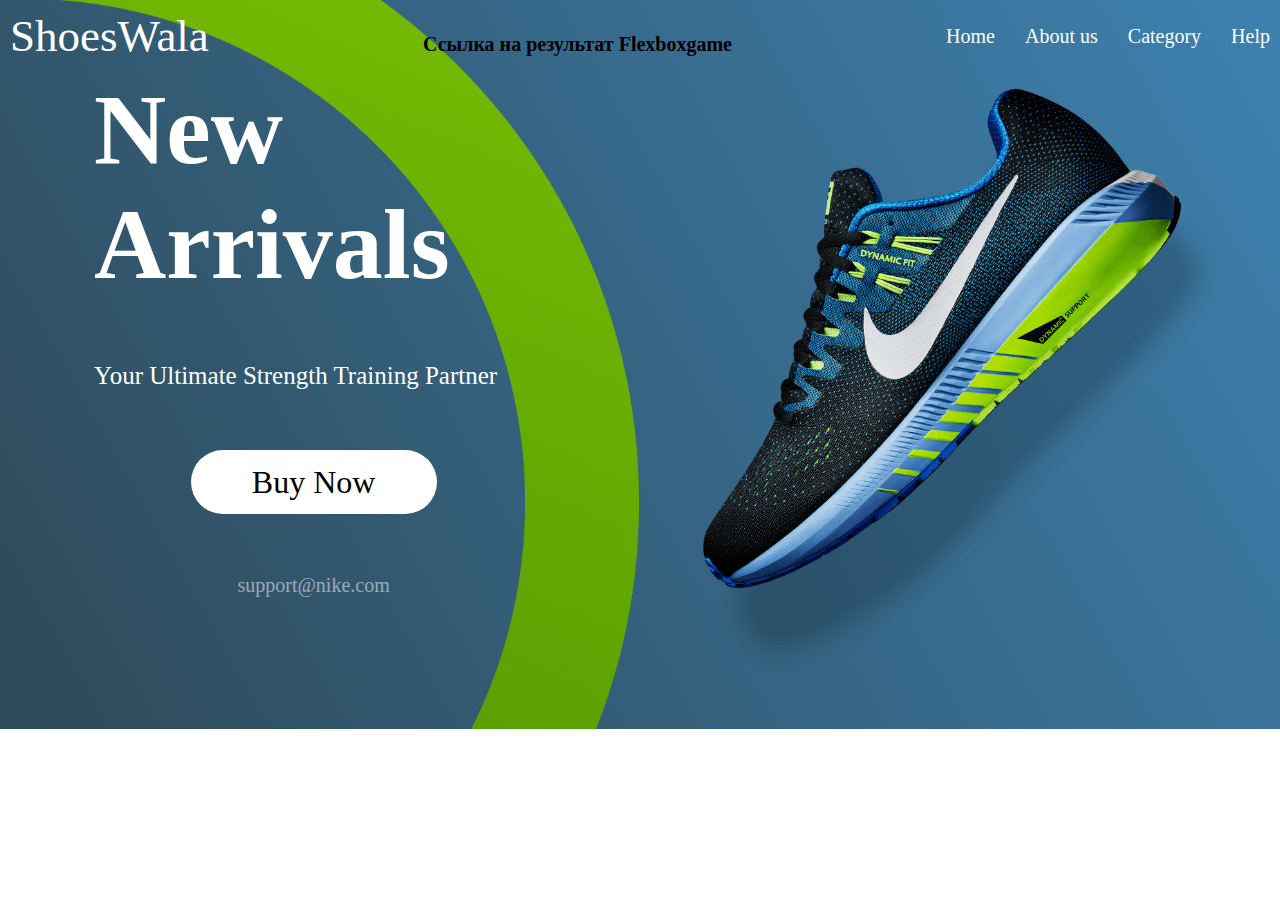
<file: index.html>
<!DOCTYPE html>
<html lang="en">
<head>
    <meta charset="UTF-8">
    <meta http-equiv="X-UA-Compatible" content="IE=edge">
    <meta name="viewport" content="width=device-width, initial-scale=1.0">
    <title>Document</title>
    <link rel="stylesheet" href="./style/style.css">
</head>
<body>
   <header>
    <div class="logo">
        <p class="shoes-wala">ShoesWala</p>
    </div>
    <div class="name">
        <h1>
            <a class="name" href="index2.html">Ссылка на результат Flexboxgame</a>
        </h1>
    </div>
    <div class="header-menu">
        <ul class="menu">
            <li><a class="menu-item"href="index.html">Home</a></li>
            <li><a class="menu-item"href="#">About us</a></li>
            <li><a class="menu-item" href="#">Category</a></li>
            <li><a class="menu-item" href="https://www.figma.com/file/My7rTUIvvhUBiEeq0dGdTi/Shoes-website-landing-page-desigen-(Community)?node-id=6%3A11&t=C4W7Pax2N0mdsKWY-0">Help</a></li>
        </ul>
    </div>
   </header> 
   <main>
    <section class="about">
        <div class="about-text">
            <h2 class="about-head">New Arrivals</h2>
            <p class="about-p">Your Ultimate Strength Training Partner</p>
            <p class="buy-now">Buy Now</p>
            <p><a class="link"href="https://www.nike.com/help/">support@nike.com</p>
        </div>
        <div class="about-img">
            <img src="media/3.png" alt="our images">
        </div>
    </section>
   </main>
    </body>
</html>
</file>
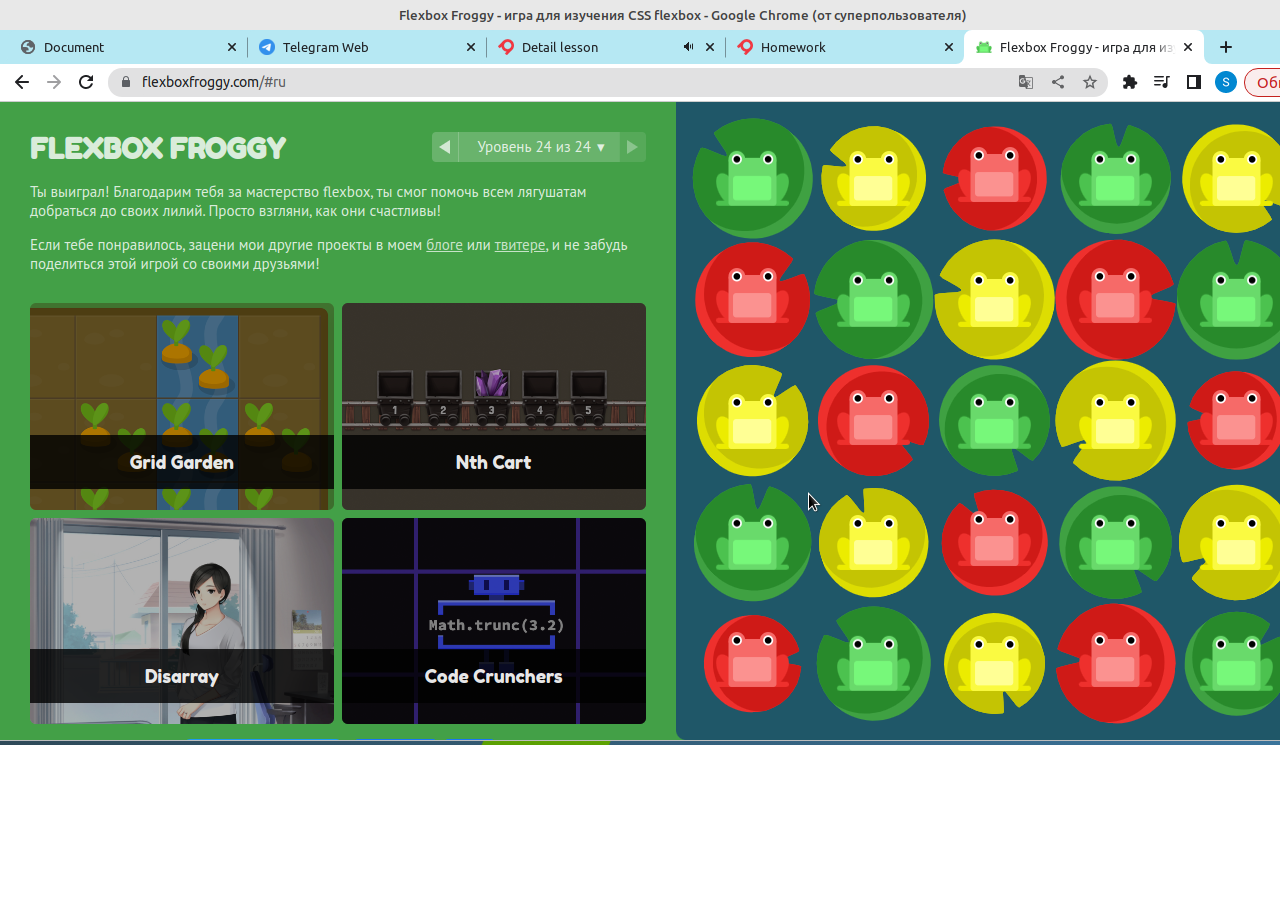
<file: index2.html>
<!DOCTYPE html>
<html lang="en">
<head>
    <meta charset="UTF-8">
    <meta http-equiv="X-UA-Compatible" content="IE=edge">
    <meta name="viewport" content="width=device-width, initial-scale=1.0">
    <title>Document</title>
    <link rel="stylesheet" href="./style/style.css">
</head>
<body>
    <div>
        <img src="media/flexboxgame.png" alt="our images">
    </div>
</body>
</html>
</file>
<file: style/style.css>
*{
    margin: 0;
    padding: 0;
    box-sizing: border-box;
}
body{
    background-image: url(/media/4.png),linear-gradient(240.51deg, rgba(52, 138, 199, 0.93) -30.38%, rgba(7, 32, 44, 0.85) 114.23%);
    background-size:contain;
    background-repeat: no-repeat;
}
header{
    display: flex;
    justify-content: space-between;
    align-items: center;
    padding: 10px;
}
.shoes-wala{
    font-size: 45px;
    color: white;
}
h1{
    font-size: 45px;
}
.name{
    text-decoration: none;
    color: black;
    font-size: 20px; 
}
.menu{
    list-style-type: none;
    display: flex;
    gap: 30px;
}
.menu-item{
    text-decoration: none;
    color: white;
    font-size: 20px;
}
.about-img img{
    width: 50vw;
    height: 100%;
    object-fit: contain;
}
.about{
    display: flex;
    height: 70wh;
}
.about-text{
    width: 49vw;
    display: flex;
    flex-direction: column;
    align-items:center;
    justify-content:flex-start;
    gap: 60px;
}
.about-head{
    width: 70%;
    font-size: 100px;
    color:white;
}
.about-p{
    width: 70%;
    font-size: 25px;
    text-align: center;
    color: white;
    display: flex;
}
.buy-now{
font-size: 32px;
line-height: 200%;
display: flex;
justify-content: center;
color: #000000;
width: 246px;
background: #FFFFFF;
border-radius: 40px;
}
.link{
    text-decoration: none;
    color: rgba(255, 255, 255, 0.5);
    font-size: 20px;
}
</file>
